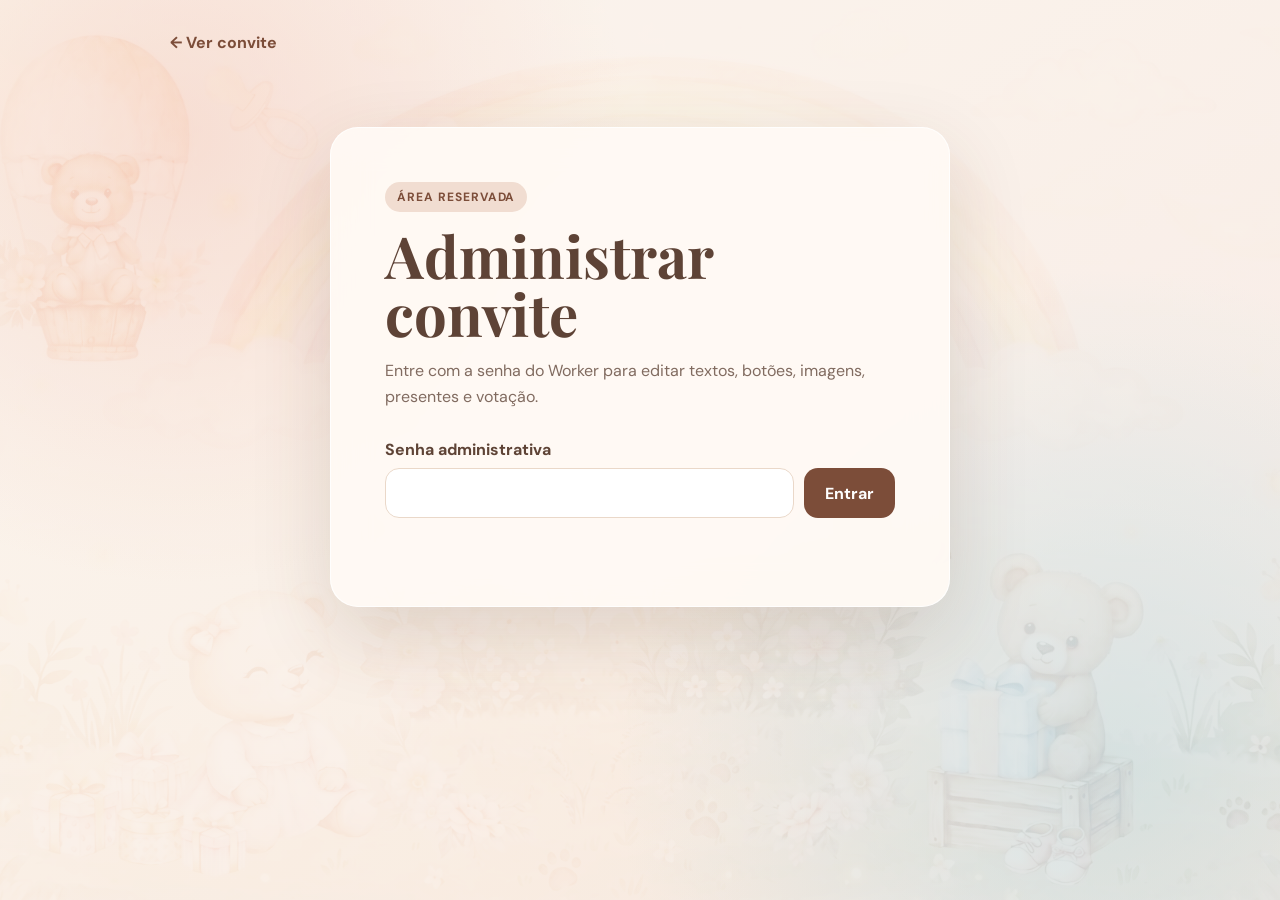
<file: admin.html>
<!doctype html>
<html lang="pt-BR">
<head>
  <meta charset="utf-8">
  <meta name="viewport" content="width=device-width,initial-scale=1">
  <meta name="robots" content="noindex,nofollow">
  <title>Administrar convite</title>
  <link rel="preconnect" href="https://fonts.googleapis.com">
  <link rel="preconnect" href="https://fonts.gstatic.com" crossorigin>
  <link href="https://fonts.googleapis.com/css2?family=DM+Sans:wght@400;600;700&family=Playfair+Display:wght@600;700&display=swap" rel="stylesheet">
  <link rel="stylesheet" href="admin.css?v=20260831">
  <script src="js/config/app-config.js?v=20260831"></script>
  <script src="js/services/admin-api.js?v=20260831c"></script>
  <script src="js/admin-auth.js?v=20260831"></script>
</head>
<body>
  <main class="admin-shell">
    <a class="back-link" href="index.html">← Ver convite</a>

    <section class="admin-card" id="loginPanel">
      <span class="badge">Área reservada</span>
      <h1>Administrar convite</h1>
      <p>Entre com a senha do Worker para editar textos, botões, imagens, presentes e votação.</p>
      <form id="loginForm">
        <label for="adminPassword">Senha administrativa</label>
        <div class="password-row">
          <input id="adminPassword" name="password" type="password" autocomplete="current-password" required>
          <button class="primary" type="submit">Entrar</button>
        </div>
        <p class="form-status" id="loginStatus" aria-live="polite"></p>
      </form>
    </section>

    <section class="admin-card dashboard" id="dashboard" hidden>
      <div class="dashboard-head">
        <div>
          <span class="badge">Sessão protegida</span>
          <h1>O que deseja editar?</h1>
          <p>Você editará diretamente sobre o visual final da V2.</p>
        </div>
        <button class="secondary" id="logout" type="button">Sair</button>
      </div>

      <nav class="page-grid" aria-label="Páginas do convite">
        <a href="index.html?editar=1"><span>01</span><strong>Abertura</strong><small>Textos e ilustrações</small></a>
        <a href="pagina2.html?editar=1"><span>02</span><strong>Convite</strong><small>Nomes, data, links e imagens</small></a>
        <a href="presentes.html?editar=1"><span>03</span><strong>Presentes</strong><small>Adicionar, remover e trocar fotos</small></a>
        <a href="votacao.html?editar=1"><span>04</span><strong>Votação</strong><small>Textos e elementos visuais</small></a>
      </nav>

      <div class="tip">
        <strong>Como editar imagens</strong>
        <p>Na página escolhida, clique em <b>Editar</b> e depois na imagem. Selecione o novo arquivo e salve.</p>
      </div>
    </section>
  </main>
  <script src="js/admin-page.js?v=20260831"></script>
</body>
</html>
</file>
<file: admin.css>
:root{
  color-scheme:light;
  --ink:#5e4336;
  --muted:#816b60;
  --paper:rgba(255,250,245,.93);
  --line:#ead8c9;
  --accent:#a86f55;
  --accent-dark:#7c4d39;
}
*{box-sizing:border-box}
body{
  margin:0;
  min-height:100vh;
  color:var(--ink);
  font-family:"DM Sans",sans-serif;
  background:
    radial-gradient(circle at 14% 15%,rgba(242,194,177,.55),transparent 28rem),
    radial-gradient(circle at 87% 85%,rgba(177,211,220,.58),transparent 31rem),
    linear-gradient(145deg,#fbf3e9,#f6e7df);
}
body::before{
  content:"";
  position:fixed;
  inset:0;
  pointer-events:none;
  opacity:.45;
  background-image:url("assets/fundo_dia.webp");
  background-size:cover;
  background-position:center bottom;
  mix-blend-mode:soft-light;
}
.admin-shell{position:relative;width:min(940px,calc(100% - 28px));margin:auto;padding:32px 0 60px}
.back-link{display:inline-flex;margin-bottom:20px;color:var(--accent-dark);font-weight:700;text-decoration:none}
.admin-card{
  border:1px solid rgba(255,255,255,.8);
  border-radius:28px;
  padding:clamp(25px,5vw,54px);
  background:var(--paper);
  box-shadow:0 28px 80px rgba(87,53,37,.16);
  backdrop-filter:blur(18px);
}
#loginPanel{max-width:620px;margin:6vh auto 0}
.badge{
  display:inline-flex;
  padding:7px 12px;
  border-radius:999px;
  color:var(--accent-dark);
  background:#f1ddd1;
  font-size:12px;
  font-weight:700;
  letter-spacing:.08em;
  text-transform:uppercase;
}
h1{margin:14px 0 10px;font-family:"Playfair Display",serif;font-size:clamp(34px,6vw,58px);line-height:1}
p{color:var(--muted);line-height:1.6}
form{margin-top:30px}
label{display:block;margin-bottom:8px;font-weight:700}
.password-row{display:grid;grid-template-columns:1fr auto;gap:10px}
input,button{min-height:50px;border-radius:14px;font:inherit}
input{width:100%;border:1px solid var(--line);padding:0 16px;background:#fff}
input:focus{outline:3px solid rgba(168,111,85,.2);border-color:var(--accent)}
button{border:0;padding:0 21px;font-weight:700;cursor:pointer}
.primary{color:white;background:var(--accent-dark)}
.secondary{color:var(--accent-dark);background:#f4e6dc}
button:disabled{opacity:.58;cursor:wait}
.form-status{min-height:24px;margin:10px 0 0;color:#a13d37}
.dashboard-head{display:flex;align-items:flex-start;justify-content:space-between;gap:25px}
.dashboard-head h1{font-size:clamp(32px,5vw,48px)}
.page-grid{display:grid;grid-template-columns:repeat(2,minmax(0,1fr));gap:14px;margin-top:28px}
.page-grid a{
  display:grid;
  grid-template-columns:45px 1fr;
  gap:1px 13px;
  align-items:center;
  padding:21px;
  border:1px solid var(--line);
  border-radius:20px;
  color:var(--ink);
  background:rgba(255,255,255,.72);
  text-decoration:none;
  transition:transform .18s ease,box-shadow .18s ease;
}
.page-grid a:hover{transform:translateY(-2px);box-shadow:0 12px 24px rgba(93,62,46,.1)}
.page-grid span{grid-row:1/3;display:grid;place-items:center;width:42px;height:42px;border-radius:50%;background:#edd7c9;color:var(--accent-dark);font-weight:700}
.page-grid strong{font-size:18px}
.page-grid small{color:var(--muted)}
.tip{margin-top:22px;padding:18px 20px;border-radius:17px;background:#f5eae1}
.tip p{margin:5px 0 0}
@media(max-width:620px){
  .admin-shell{padding-top:20px}
  .admin-card{border-radius:22px;padding:24px 20px}
  .password-row,.page-grid{grid-template-columns:1fr}
  .dashboard-head{display:grid}
  .secondary{position:absolute;right:35px}
}
</file>
